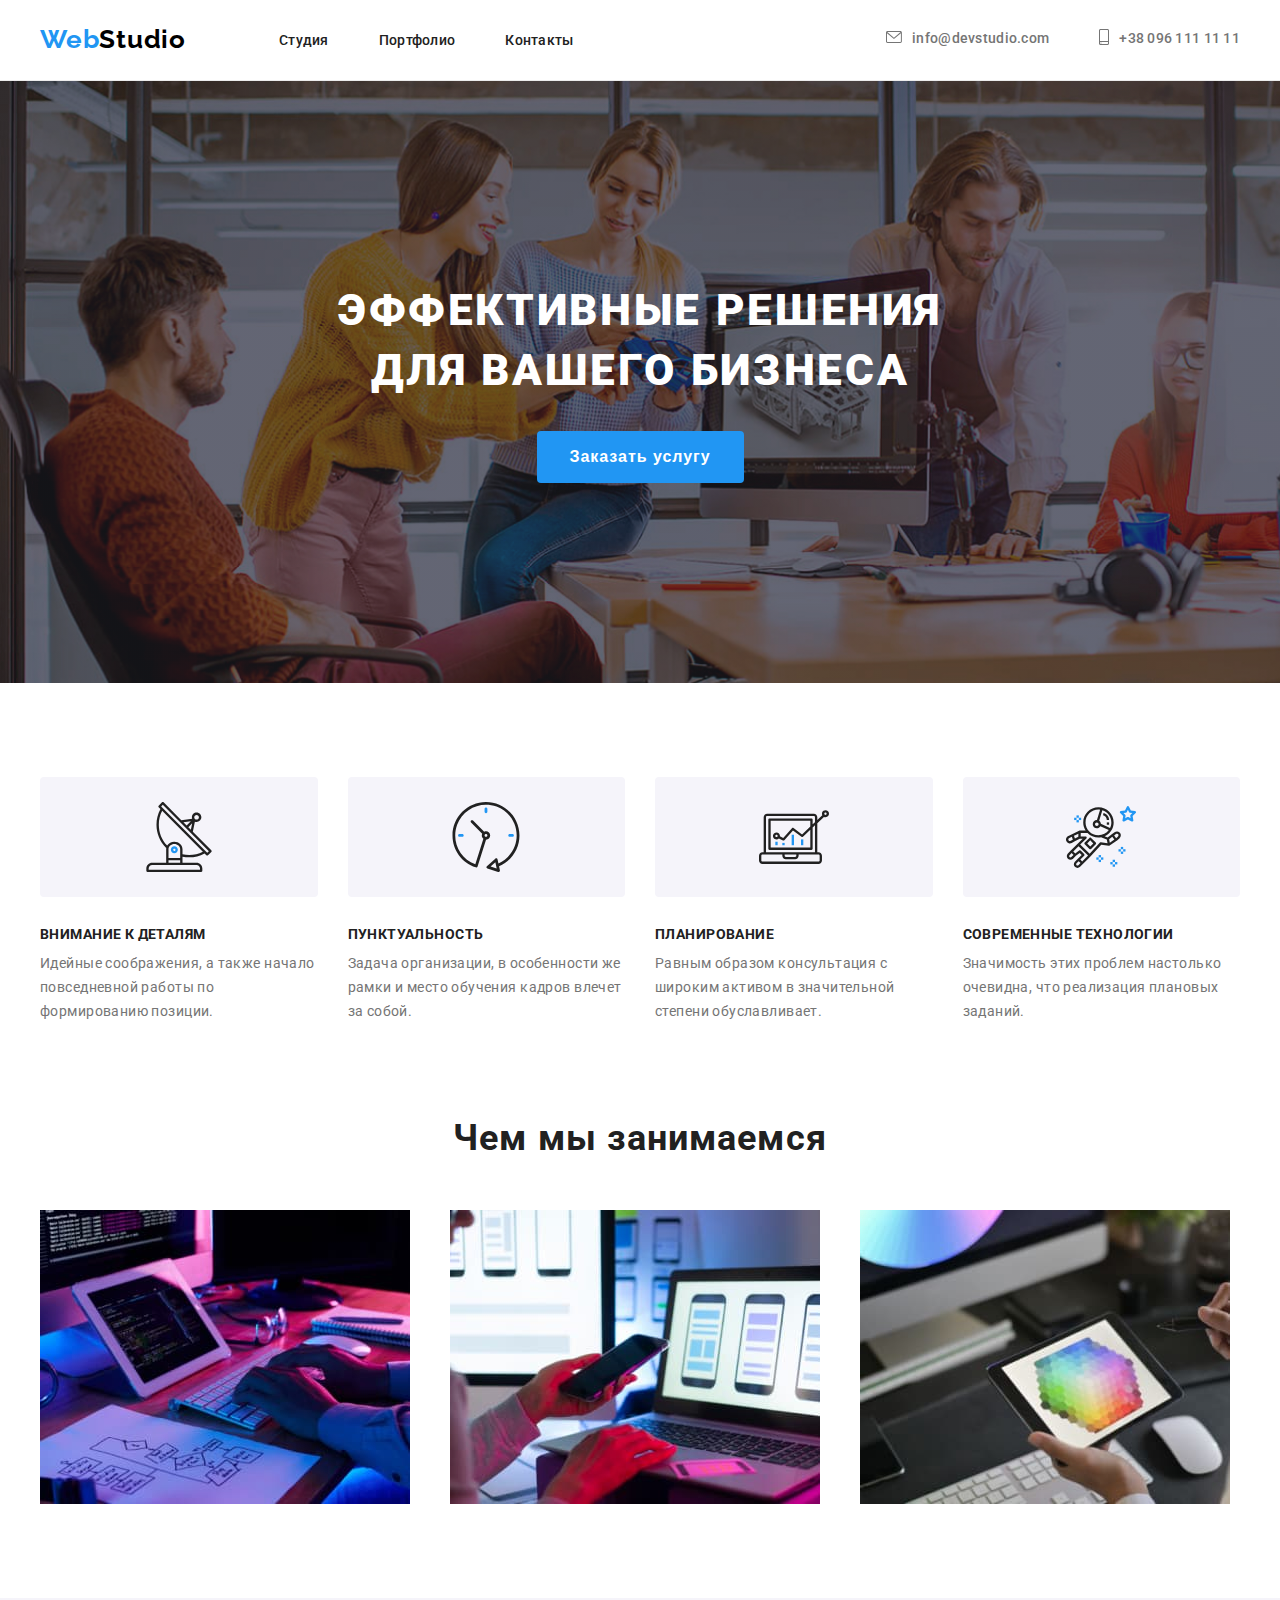
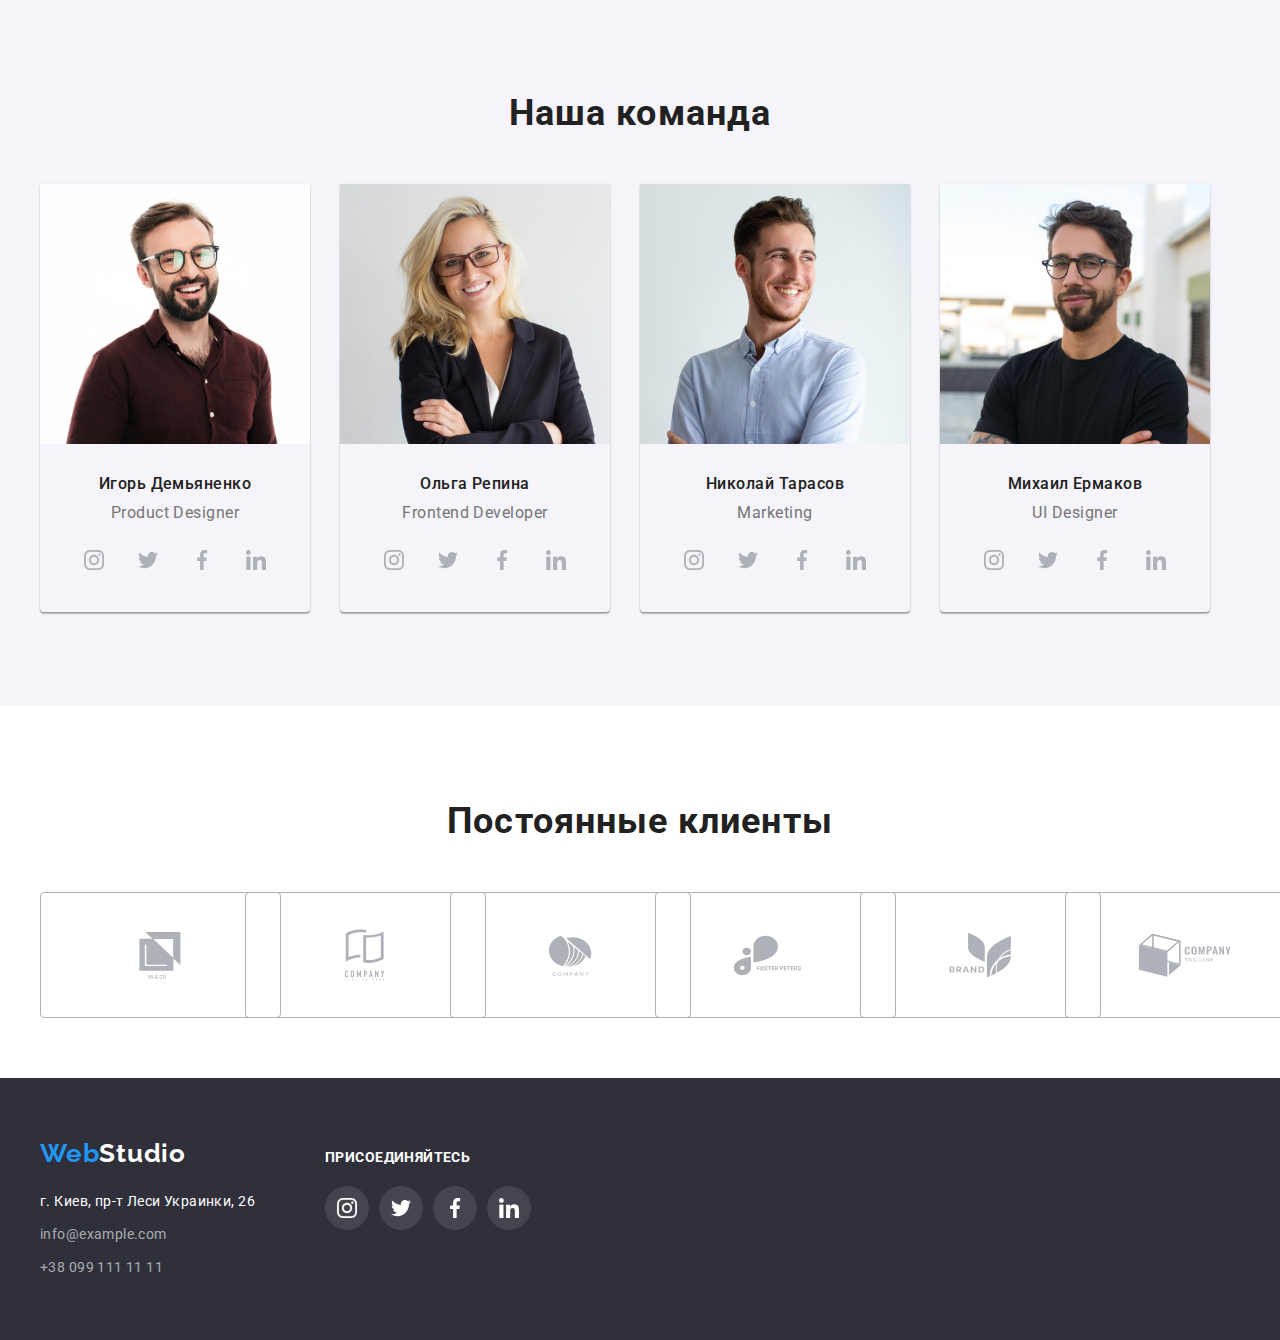
<file: index.html>
<!DOCTYPE html>
<html lang="ru">

<head>
    <meta charset="UTF-8">
    <meta http-equiv="X-UA-Compatible" content="IE=edge">
    <meta name="viewport" content="width=device-width, initial-scale=1.0">
    <title>WebStudio</title>
    <link rel="stylesheet" href="https://cdnjs.cloudflare.com/ajax/libs/modern-normalize/1.1.0/modern-normalize.min.css"
        integrity="sha512-wpPYUAdjBVSE4KJnH1VR1HeZfpl1ub8YT/NKx4PuQ5NmX2tKuGu6U/JRp5y+Y8XG2tV+wKQpNHVUX03MfMFn9Q=="
        crossorigin="anonymous" referrerpolicy="no-referrer" />
    <link rel="preconnect" href="https://fonts.googleapis.com">
    <link rel="preconnect" href="https://fonts.gstatic.com" crossorigin>
    <link
        href="https://fonts.googleapis.com/css2?family=Raleway:wght@700&family=Roboto:wght@400;500;700;900&display=swap"
        rel="stylesheet">
    <link rel="stylesheet" href="./css/styles.css">
</head>

<body>
    <header class="header">
        <div class="container">
            <nav class="header-nav">
                <a href="./index.html" class="logo link">
                    <span class="span-web">Web</span>Studio
                </a>
                <ul class="list site-nav">
                    <li class="site-nav-item">
                        <a href="./index.html" class="link">Студия</a>
                    </li>
                    <li class="site-nav-item">
                        <a href="./portfolio.html" class="link">Портфолио</a>
                    </li>
                    <li class="site-nav-item">
                        <a href="" class="link">Контакты</a>
                    </li>
                </ul>
            </nav>

            <ul class="list header-contact">
                <li class="header-contact-item">
                    <a href="mailto:info@devstudio.com" class="link">
                        <span>
                            <svg class="envelope header-icon" width="16" height="12">
                                <use href="./images/sprite.svg#icon-envelope"></use>
                            </svg>
                        </span>
                        <span>info@devstudio.com</span>
                    </a>
                </li>
                <li class="header-contact-item">
                    <a href="tel:+380961111111" class="link">
                        <span>
                            <svg class="smartphone header-icon" width="10" height="16">
                                <use href="./images/sprite.svg#icon-smartphone"></use>
                            </svg>
                        </span>
                        <span>+38 096 111 11 11</span>
                    </a>
                </li>
            </ul>
        </div>

    </header>

    <main class="main">
        <!-- Hero -->
        <section class="hero">
            <div class="container">
                <h1 class="hero-title">Эффективные решения для вашего бизнеса</h1>
                <button type="button" class="button-btn">Заказать услугу</button>
            </div>
        </section>

        <!-- About list -->
        <section class="section about">
            <div class="container">
                <h2 hidden class="section-title">Какие мы и что используем</h2>
                <ul class="about-list list">
                    <li class="about-list-item">
                        <div class="about-icon-bg">
                            <svg class="about-icon">
                                <use href="./images/sprite.svg#icon-antenna"></use>
                            </svg>
                        </div>
                        <h3 class="about-list-title">Внимание к деталям</h3>
                        <p class="about-list-text">Идейные соображения, а также начало повседневной работы по
                            формированию позиции.
                        </p>
                    </li>
                    <li class="about-list-item">
                        <div class="about-icon-bg">
                            <svg class="about-icon">
                                <use href="./images/sprite.svg#icon-clock"></use>
                            </svg>
                        </div>
                        <h3 class="about-list-title">Пунктуальность</h3>
                        <p class="about-list-text">Задача организации, в особенности же рамки и место обучения кадров
                            влечет за собой.
                        </p>
                    </li>
                    <li class="about-list-item">
                        <div class="about-icon-bg">
                            <svg class="about-icon">
                                <use href="./images/sprite.svg#icon-diagram"></use>
                            </svg>
                        </div>
                        <h3 class="about-list-title">Планирование</h3>
                        <p class="about-list-text">Равным образом консультация с широким активом в значительной степени
                            обуславливает.
                        </p>
                    </li>
                    <li class="about-list-item">
                        <div class="about-icon-bg">
                            <svg class="about-icon">
                                <use href="./images/sprite.svg#icon-astronaut"></use>
                            </svg>
                        </div>
                        <h3 class="about-list-title">Современные технологии</h3>
                        <p class="about-list-text">Значимость этих проблем настолько очевидна, что реализация плановых
                            заданий.</p>
                    </li>
                </ul>
            </div>

        </section>

        <!-- classes -->
        <section class="section classes">
            <div class="container">
                <h2 class="classes-title">Чем мы занимаемся</h2>
                <ul class="list">
                    <li class="classes-item"><img src="./images/about/apk.jpg" alt="Мастер пишет код за алгоритмом"
                            width="370" height="294">
                    </li>
                    <li class="classes-item"><img src="./images/about/atel.jpg" alt="Телефон" width="370" height="294">
                    </li>
                    <li class="classes-item"><img src="./images/about/atablet.jpg" alt="Планшет" width="370"
                            height="294"></li>
                </ul>
            </div>

        </section>

        <!-- Team -->
        <section class="section team">
            <div class="container">
                <h2 class="team-title">Наша команда</h2>
                <ul class="team-list list">
                    <li class="team-item">
                        <img src="./images/team/igor.jpg" alt="Игорь Демьяненко" width="270" height="260">
                        <div class="team-text">
                            <h3 class="team-name">Игорь Демьяненко</h3>
                            <p lang="en" class="team-profession">Product Designer</p>
                            <ul class="team-icon-list list">
                                <li class="team-icon-list-item">
                                    <a href="" class="team-icon-link sotseti">
                                        <svg class="team-icon ">
                                            <use href="./images/sprite.svg#icon-instagram"></use>
                                        </svg>
                                    </a>
                                </li>
                                <li class="team-icon-list-item">
                                    <a href="" class="team-icon-link sotseti">
                                        <svg class="team-icon">
                                            <use href="./images/sprite.svg#icon-twitter"></use>
                                        </svg>
                                    </a>
                                </li>
                                <li class="team-icon-list-item">
                                    <a href="" class="team-icon-link sotseti">
                                        <svg class="team-icon">
                                            <use href="./images/sprite.svg#icon-facebook"></use>
                                        </svg>
                                    </a>
                                </li>
                                <li class="team-icon-list-item">
                                    <a href="" class="team-icon-link sotseti">
                                        <svg class="team-icon">
                                            <use href="./images/sprite.svg#icon-linkedin"></use>
                                        </svg>
                                    </a>
                                </li>
                            </ul>
                        </div>
                    </li>
                    <li class="team-item">
                        <img src="./images/team/olya.jpg" alt="Ольга Репина" width="270" height="260">
                        <div class="team-text">
                            <h3 class="team-name">Ольга Репина</h3>
                            <p lang="en" class="team-profession">Frontend Developer</p>
                            <ul class="team-icon-list list">
                                <li class="team-icon-list-item">
                                    <a href="" class="team-icon-link sotseti">
                                        <svg class="team-icon">
                                            <use href="./images/sprite.svg#icon-instagram"></use>
                                        </svg>
                                    </a>
                                </li>
                                <li class="team-icon-list-item">
                                    <a href="" class="team-icon-link sotseti">
                                        <svg class="team-icon">
                                            <use href="./images/sprite.svg#icon-twitter"></use>
                                        </svg>
                                    </a>
                                </li>
                                <li class="team-icon-list-item">
                                    <a href="" class="team-icon-link sotseti">
                                        <svg class="team-icon">
                                            <use href="./images/sprite.svg#icon-facebook"></use>
                                        </svg>
                                    </a>
                                </li>
                                <li class="team-icon-list-item">
                                    <a href="" class="team-icon-link sotseti">
                                        <svg class="team-icon">
                                            <use href="./images/sprite.svg#icon-linkedin"></use>
                                        </svg>
                                    </a>
                                </li>
                            </ul>
                        </div>
                    </li>
                    <li class="team-item">
                        <img src="./images/team/nikolay.jpg" alt="Николай Тарасов" width="270" height="260">
                        <div class="team-text">
                            <h3 class="team-name">Николай Тарасов</h3>
                            <p lang="en" class="team-profession">Marketing</p>
                            <ul class="team-icon-list list">
                                <li class="team-icon-list-item">
                                    <a href="" class="team-icon-link sotseti">
                                        <svg class="team-icon">
                                            <use href="./images/sprite.svg#icon-instagram"></use>
                                        </svg>
                                    </a>
                                </li>
                                <li class="team-icon-list-item">
                                    <a href="" class="team-icon-link sotseti">
                                        <svg class="team-icon">
                                            <use href="./images/sprite.svg#icon-twitter"></use>
                                        </svg>
                                    </a>
                                </li>
                                <li class="team-icon-list-item">
                                    <a href="" class="team-icon-link sotseti">
                                        <svg class="team-icon">
                                            <use href="./images/sprite.svg#icon-facebook"></use>
                                        </svg>
                                    </a>
                                </li>
                                <li class="team-icon-list-item">
                                    <a href="" class="team-icon-link sotseti">
                                        <svg class="team-icon">
                                            <use href="./images/sprite.svg#icon-linkedin"></use>
                                        </svg>
                                    </a>
                                </li>
                            </ul>
                        </div>
                    </li>
                    <li class="team-item">
                        <img src="./images/team/mihail.jpg" alt="Михаил Ермаков" width="270" height="260">
                        <div class="team-text">
                            <h3 class="team-name">Михаил Ермаков</h3>
                            <p lang="en" class="team-profession">UI Designer</p>
                            <ul class="team-icon-list list">
                                <li class="team-icon-list-item">
                                    <a href="" class="team-icon-link sotseti">
                                        <svg class="team-icon">
                                            <use href="./images/sprite.svg#icon-instagram"></use>
                                        </svg>
                                    </a>
                                </li>
                                <li class="team-icon-list-item">
                                    <a href="" class="team-icon-link sotseti">
                                        <svg class="team-icon">
                                            <use href="./images/sprite.svg#icon-twitter"></use>
                                        </svg>
                                    </a>
                                </li>
                                <li class="team-icon-list-item">
                                    <a href="" class="team-icon-link sotseti">
                                        <svg class="team-icon">
                                            <use href="./images/sprite.svg#icon-facebook"></use>
                                        </svg>
                                    </a>
                                </li>
                                <li class="team-icon-list-item">
                                    <a href="" class="team-icon-link sotseti">
                                        <svg class="team-icon">
                                            <use href="./images/sprite.svg#icon-linkedin"></use>
                                        </svg>
                                    </a>
                                </li>
                            </ul>
                        </div>
                    </li>
                </ul>
            </div>

        </section>

 <!-- Clients -->
        <section class="section clients">

        
            <div class="container">
                <h2 class="clients-title">Постоянные клиенты</h2>
                <ul class="clients-list-icon list">
                    <li class="clients-icon-item">
                        <a href="" class="link clients-link-icon">
                            <svg class="clients-icon" width="42" height="47">
                                <use href="./images/sprite.svg#icon-yaco"></use>
                            </svg>
                        </a>
                    </li>
                    <li class="clients-icon-item">
                        <a href="" class="link clients-link-icon">
                            <svg class="clients-icon" width="40" height="52">
                                <use href="./images/sprite.svg#icon-tagline"></use>
                            </svg>
                        </a>
                    </li>
                    <li class="clients-icon-item">
                        <a href="" class="link clients-link-icon">
                            <svg class="clients-icon" width="44" height="41">
                                <use href="./images/sprite.svg#icon-company"></use>
                            </svg>
                        </a>
                    </li>
                    <li class="clients-icon-item">
                        <a href="" class="link clients-link-icon">
                            <svg class="clients-icon" width="85" height="41">
                                <use href="./images/sprite.svg#icon-foster"></use>
                            </svg>
                        </a>
                    </li>
                    <li class="clients-icon-item">
                        <a href="" class="link clients-link-icon">
                            <svg class="clients-icon" width="63" height="46">
                                <use href="./images/sprite.svg#icon-brand"></use>
                            </svg>
                        </a>
                    </li>
                    <li class="clients-icon-item">
                        <a href="" class="clients-link-icon">
                            <svg class="clients-icon" width="94" height="44">
                                <use href="./images/sprite.svg#icon-tag"></use>
                            </svg>
                        </a>
                    </li>
                </ul>
            </div>
        </section>
    </main>

    <footer class="footer">
        <div class="container">
            <div class="footer-left">
                <div class="footer-logo">
                        <a href="./index.html" class="logo link">
                            <span class="span-web">Web</span><span class="footer-studio">Studio</span>
                        </a>
                    </div>
                    <address class="address">
                        <ul class="list">
                            <li class="footer-address-item">
                                <a href="https://goo.gl/maps/YHEFxKt9b5rvipPJA" target="_blank" rel="noopener noreferrer"
                                    class="footer-address link">г. Киев,
                                    пр-т Леси Украинки, 26</a>
                            </li>
                            <li class="footer-address-item">
                                <a href="mailto:info@example.com" class="footer-contact link">info@example.com</a>
                            </li>
                            <li class="footer-address-item">
                                <a href="tel:+380991111111" class="footer-contact link">+38 099 111 11 11</a>
                            </li>
                        </ul>
                    </address>
            </div>
            <div class="footer-right">
                <p class="footer-text-icon">присоединяйтесь</p>
                <ul class="list footer-list-icon">
                    <li class="footer-icon-item">
                        <a href="" class="footer-link-icon sotseti">
                            <svg class="footer-icon">
                                <use href="./images/sprite.svg#icon-instagram"></use>
                            </svg>
                        </a>
                    </li>
                    <li class="footer-icon-item">
                        <a href="" class="footer-link-icon sotseti">
                            <svg class="footer-icon">
                                <use href="./images/sprite.svg#icon-twitter"></use>
                            </svg>
                        </a>
                    </li>
                    <li class="footer-icon-item">
                        <a href="" class="footer-link-icon sotseti">
                            <svg class="footer-icon">
                                <use href="./images/sprite.svg#icon-facebook"></use>
                            </svg>
                        </a>
                    </li>
                    <li footer-icon-item>
                        <a href="" class="footer-link-icon sotseti">
                            <svg class="footer-icon">
                                <use href="./images/sprite.svg#icon-linkedin"></use>
                            </svg>
                        </a>
                    </li>
                </ul>                 
            </div>        
        </div>
    </footer>


</body>

</html>
</file>
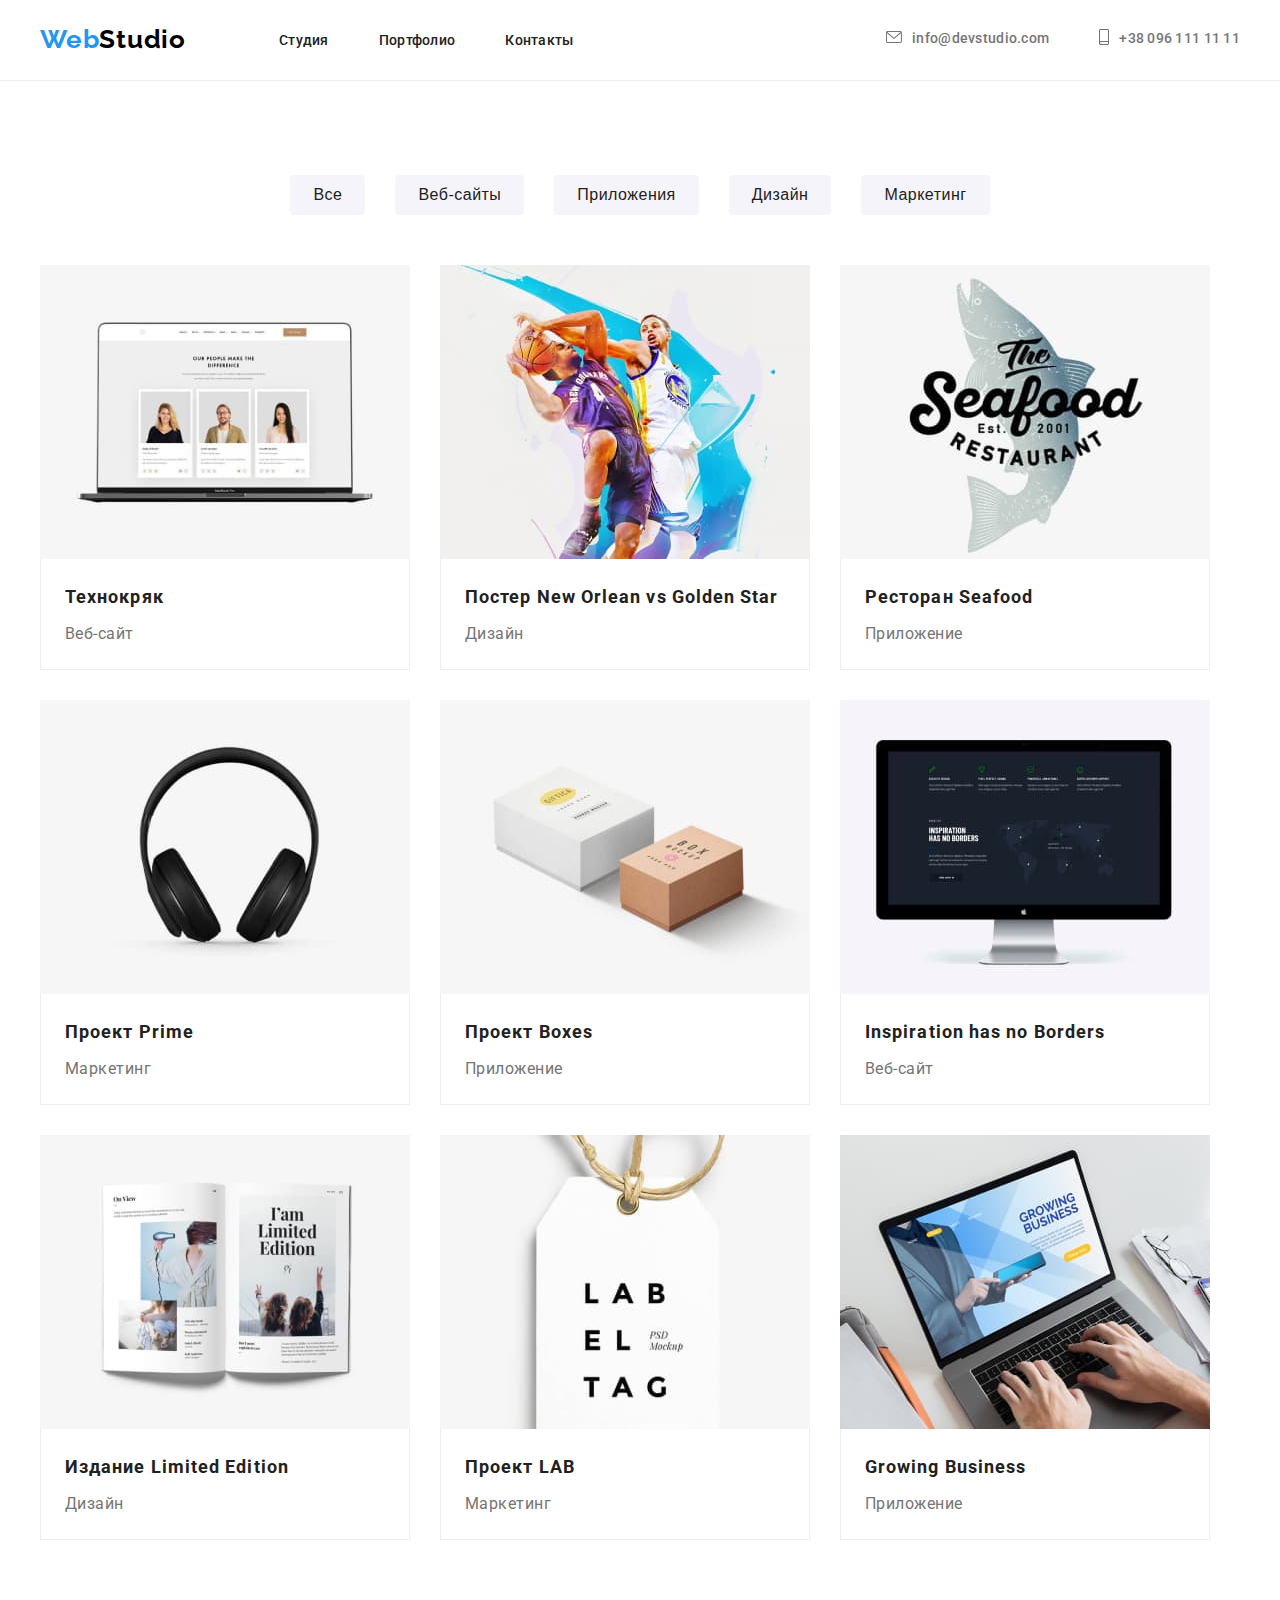
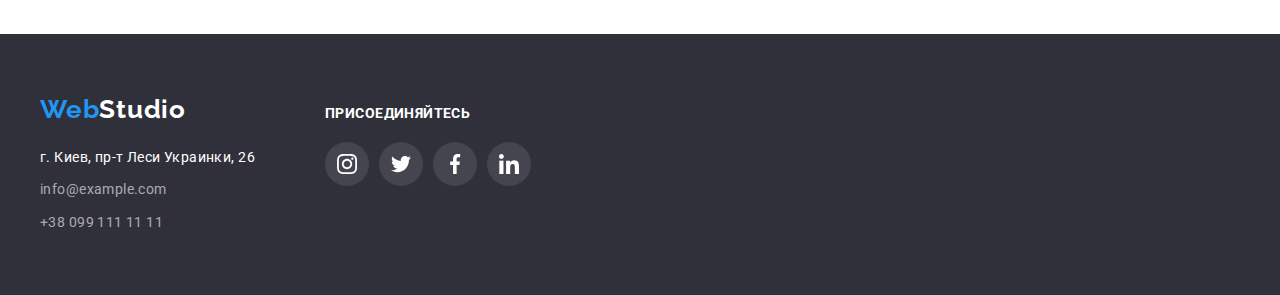
<file: portfolio.html>
<!DOCTYPE html>
<html lang="ru">

<head>
    <meta charset="UTF-8">
    <meta http-equiv="X-UA-Compatible" content="IE=edge">
    <meta name="viewport" content="width=device-width, initial-scale=1.0">
    <title>WebStudio</title>
    <link rel="stylesheet" href="https://cdnjs.cloudflare.com/ajax/libs/modern-normalize/1.1.0/modern-normalize.min.css"
        integrity="sha512-wpPYUAdjBVSE4KJnH1VR1HeZfpl1ub8YT/NKx4PuQ5NmX2tKuGu6U/JRp5y+Y8XG2tV+wKQpNHVUX03MfMFn9Q=="
        crossorigin="anonymous" referrerpolicy="no-referrer" />
    <link rel="preconnect" href="https://fonts.googleapis.com">
    <link rel="preconnect" href="https://fonts.gstatic.com" crossorigin>
    <link
        href="https://fonts.googleapis.com/css2?family=Raleway:wght@700&family=Roboto:wght@400;500;700;900&display=swap"
        rel="stylesheet">
    <link rel="stylesheet" href="./css/styles.css">
</head>
<body>
<header class="header">
    <div class="container">
        <nav class="header-nav">
            <a href="./index.html" class="logo link">
                <span class="span-web">Web</span>Studio
            </a>
            <ul class="list site-nav">
                <li class="site-nav-item">
                    <a href="./index.html" class="link">Студия</a>
                </li>
                <li class="site-nav-item">
                    <a href="./portfolio.html" class="link">Портфолио</a>
                </li>
                <li class="site-nav-item">
                    <a href="" class="link">Контакты</a>
                </li>
            </ul>
        </nav>

        <ul class="list header-contact">
            <li class="header-contact-item">
                <a href="mailto:info@devstudio.com" class="link">
                    <span>
                        <svg class="envelope header-icon" width="16" height="12">
                            <use href="./images/sprite.svg#icon-envelope"></use>
                        </svg>
                    </span>
                    <span>info@devstudio.com</span>
                </a>
            </li>
            <li class="header-contact-item">
                <a href="tel:+380961111111" class="link">
                    <span>
                        <svg class="smartphone header-icon" width="10" height="16">
                            <use href="./images/sprite.svg#icon-smartphone"></use>
                        </svg>
                    </span>
                    <span>+38 096 111 11 11</span>
                </a>
            </li>
        </ul>
    </div>

</header>

    <!-- main -->
    <main class="portfolio">
        <div class="container">
            <h1 hidden>Галлерея работ</h1>
            <ul class="portfolio-button list">
                <li class="portfolio-button-item">
                    <button type="button" class="button">Все</button>
                </li>
                <li class="portfolio-button-item">
                    <button type="button" class="button">Веб-сайты</button>
                </li>
                <li class="portfolio-button-item">
                    <button type="button" class="button">Приложения</button>
                </li>
                <li class="portfolio-button-item">
                    <button type="button" class="button">Дизайн</button>
                </li>
                <li class="portfolio-button-item">
                    <button type="button" class="button">Маркетинг</button>
                </li>
            </ul>
            <ul class="portfolio-list list">
                <li class="portfolio-item">

                    <a href="" class="link">
                        <img src="./images/portfolio/technokryak.jpg" alt="Ноутбук с веб-сайтом" width="370" height="294">
                        <div class="portfolio-text">
                            <h2 class="portfolio-title">Технокряк</h2>
                            <p class="portfolio-direction">Веб-сайт</p>
                        </div>
                    </a>
                </li>
                <li class="portfolio-item">
            
                    <a href="" class="link">
                        <img src="./images/portfolio/poster.jpg" alt="Постер футбольного матча" width="370" height="294">
                        <div class="portfolio-text">
                            <h2 class="portfolio-title">Постер New Orlean vs Golden Star</h2>
                            <p class="portfolio-direction">Дизайн</p>
                        </div>
                    </a>
                </li>
                <li class="portfolio-item">
            
                    <a href="" class="link">
                        <img src="./images/portfolio/restaurant.jpg" alt="Логотим ресторана Seafood" width="370" height="294">
                        <div class="portfolio-text">
                            <h2 class="portfolio-title">Ресторан Seafood</h2>
                            <p class="portfolio-direction">Приложение</p>
                        </div>
                    </a>
                </li>
                <li class="portfolio-item">
            
                    <a href="" class="link">
                        <img src="./images/portfolio/prime.jpg" alt="Наушники" width="370" height="294">
                        <div class="portfolio-text">
                            <h2 class="portfolio-title">Проект Prime</h2>   
                            <p class="portfolio-direction">Маркетинг</p>
                        </div>
                    </a>
                </li>
                <li class="portfolio-item">
            
                    <a href="" class="link">
                        <img src="./images/portfolio/boxes.jpg" alt="Коробки" width="370" height="294">
                        <div class="portfolio-text">
                           <h2 class="portfolio-title">Проект Boxes</h2>
                            <p class="portfolio-direction">Приложение</p>
                        </div>
                    </a>
                </li>
                <li class="portfolio-item">
            
                    <a href="" class="link">
                        <img src="./images/portfolio/inspiration.jpg" alt="ПК с веб-сайтом" width="370" height="294">
                        <div class="portfolio-text">
                            <h2 class="portfolio-title">Inspiration has no Borders</h2>
                            <p class="portfolio-direction">Веб-сайт</p>
                        </div>
                    </a>
                </li>
                <li class="portfolio-item">
            
                    <a href="" class="link">
                        <img src="./images/portfolio/edition.jpg" alt="Книга" width="370" height="294">
                        <div class="portfolio-text">
                            <h2 class="portfolio-title">Издание Limited Edition</h2>
                            <p class="portfolio-direction">Дизайн</p>
                        </div>
                    </a>
                </li>
                <li class="portfolio-item">
            
                    <a href="" class="link">
                        <img src="./images/portfolio/lab.jpg" alt="Брелок LAB" width="370" height="294">
                        <div class="portfolio-text">
                            <h2 class="portfolio-title">Проект LAB</h2>
                            <p class="portfolio-direction">Маркетинг</p>
                        </div>
                    </a>
                </li>
                <li class="portfolio-item">
            
                    <a href="" class="link">
                        <img src="./images/portfolio/business.jpg" alt="Ноутбук с веб-сайтом" width="370" height="294">
                        <div class="portfolio-text">
                            <h2 class="portfolio-title">Growing Business</h2>
                            <p class="portfolio-direction">Приложение</p>
                        </div>
                    </a>
                </li>
            </ul>
        </div>
            
        
    </main>

    <footer class="footer">
        <div class="container">
            <div class="footer-left">
                <div class="footer-logo">
                    <a href="./index.html" class="logo link">
                        <span class="span-web">Web</span><span class="footer-studio">Studio</span>
                    </a>
                </div>
                <address class="address">
                    <ul class="list">
                        <li class="footer-address-item">
                            <a href="https://goo.gl/maps/YHEFxKt9b5rvipPJA" target="_blank" rel="noopener noreferrer"
                                class="footer-address link">г. Киев,
                                пр-т Леси Украинки, 26</a>
                        </li>
                        <li class="footer-address-item">
                            <a href="mailto:info@example.com" class="footer-contact link">info@example.com</a>
                        </li>
                        <li class="footer-address-item">
                            <a href="tel:+380991111111" class="footer-contact link">+38 099 111 11 11</a>
                        </li>
                    </ul>
                </address>
            </div>
            <div class="footer-right">
                <p class="footer-text-icon">присоединяйтесь</p>
                <ul class="list footer-list-icon">
                    <li class="footer-icon-item">
                        <a href="" class="footer-link-icon sotseti">
                            <svg class="footer-icon">
                                <use href="./images/sprite.svg#icon-instagram"></use>
                            </svg>
                        </a>
                    </li>
                    <li class="footer-icon-item">
                        <a href="" class="footer-link-icon sotseti">
                            <svg class="footer-icon">
                                <use href="./images/sprite.svg#icon-twitter"></use>
                            </svg>
                        </a>
                    </li>
                    <li class="footer-icon-item">
                        <a href="" class="footer-link-icon sotseti">
                            <svg class="footer-icon">
                                <use href="./images/sprite.svg#icon-facebook"></use>
                            </svg>
                        </a>
                    </li>
                    <li footer-icon-item>
                        <a href="" class="footer-link-icon sotseti">
                            <svg class="footer-icon">
                                <use href="./images/sprite.svg#icon-linkedin"></use>
                            </svg>
                        </a>
                    </li>
                </ul>
            </div>
        </div>
    </footer>

</body>
</html>
</file>
<file: css/styles.css>
:root {
  --accent-color: #2196f3;
  --main-text-color: #212121;
}

body {
  margin: 0;
  background-color: #ffffff;
  color: var(--main-text-color);
  font-weight: 400;
  font-family: "Roboto", sans-serif;
}
.list {
  margin-top: 0;
  margin-bottom: 0;
  padding-left: 0;
  list-style: none;
}
.link {
  text-decoration: none;
}
h1,
h2,
h3,
h4,
p {
  margin-top: 0;
  margin-bottom: 0;
}
img {
  display: block;
}
.container {
  width: 1200px;
  margin: 0 auto;
  padding-left: 15px;
  padding-right: 15px;
}

/* ======logo===== */
.logo {
  color: #000000;
  font-family: "Raleway", sans-serif;
  font-weight: 700;
  font-size: 26px;
  line-height: 1.19;
  letter-spacing: 0.03em;
}
.span-web {
  color: var(--accent-color);
}

/* =======================HEADER======== */
.header {
  padding-top: 24px;
  padding-bottom: 25px;
  border-bottom: 1px solid #ececec;
}
.header .container {
  display: flex;
  align-items: center;
}
.header-nav {
  display: flex;
  align-items: center;
}
.site-nav {
  display: block;
  display: flex;
  align-items: center;
}
.header-contact {
  display: flex;
  align-items: center;
  margin-left: auto;
}
.header .logo {
  margin-right: 93px;
}
.site-nav-item:not(:last-child) {
  margin-right: 50px;
}
.header-contact-item:not(:last-child) {
  margin-right: 50px;
}
.site-nav .link {
  color: var(--main-text-color);
  font-weight: 500;
  font-size: 14px;
  line-height: 1.14;
  letter-spacing: 0.02em;
}
.header-contact .link {
  display: flex;
  align-items: center;
  color: #757575;
  font-weight: 500;
  font-size: 14px;
  line-height: 1.14;
  letter-spacing: 0.02em;
  fill: #757575;
}
.site-nav .link:hover,
.site-nav .link:focus,
.header-contact .link:hover,
.header-contact .link:focus {
  fill: var(--accent-color);
  color: var(--accent-color);
}
.header-icon {
  margin-right: 10px;
}
/* ======================MAIN==========*/
/* hero */
.hero {
  text-align: center;
  padding-top: 200px;
  padding-bottom: 200px;
  /* padding-top: 195px; */
  background: #2f303a;
  background-image: linear-gradient(
      rgba(47, 48, 58, 0.4),
      rgba(47, 48, 58, 0.4)
    ),
    url(../images/hero/bg.jpg);
  background-size: cover;
}
.hero-title {
  margin-bottom: 30px;
  color: #ffffff;
  font-weight: 900;
  font-size: 44px;
  line-height: 1.36;
  letter-spacing: 0.06em;
  text-transform: uppercase;
  max-width: 700px;
  margin-left: auto;
  margin-right: auto;
}
.button-btn {
  border-radius: 4px;
  padding: 10px 32px;
  min-width: 200px;
  border: 1px solid transparent;
  /* border: 0; */
  color: #ffffff;
  background-color: var(--accent-color);
  font-weight: 700;
  font-size: 16px;
  line-height: 1.87;
  /* display: flex; */
  /* align-items: center; */
  text-align: center;
  letter-spacing: 0.06em;
  cursor: pointer;
}
.button-btn:hover,
.button-btn:focus {
  background-color: #188ce8;
}

/* About list */
.about {
  padding-top: 94px;
  padding-bottom: 94px;
}
.about-list {
  display: flex;
  flex-wrap: wrap;
  /* flex-direction: row; */
  justify-content: space-between;
  align-items: baseline;
  /* flex-wrap: wrap; */
  align-content: stretch;
  margin-left: -30px;
  margin-top: -30px;
}
.about-list-item {
  margin-left: 30px;
  margin-top: 30px;
  flex-basis: calc((100% - 120px) / 4);
  /* flex-grow: 1; */
}
.about-list-title {
  margin-bottom: 10px;
  font-weight: 700;
  font-size: 14px;
  line-height: 1.14;
  letter-spacing: 0.03em;
  text-transform: uppercase;
}
.about-list-text {
  color: #757575;
  font-size: 14px;
  line-height: 1.71;
  letter-spacing: 0.03em;
}
.about-icon {
  display: block;
  width: 70px;
  height: 70px;
  margin-left: auto;
  margin-right: auto;
}
.about-icon-bg {
  padding-top: 25px;
  padding-bottom: 25px;
  margin-bottom: 30px;
  background: #f5f4fa;
  border-radius: 4px;
}
/* classes */
.classes {
  padding-bottom: 94px;
}
.classes .list {
  margin-top: -30px;
  margin-left: -30px;
  display: flex;
  flex-wrap: wrap;
  justify-content: space-between;
}
.classes-item {
  flex-basis: calc((100% - 90px) / 3);
  margin-top: 30px;
  margin-left: 30px;
}
.classes-title {
  margin-bottom: 50px;
  font-weight: 700;
  font-size: 36px;
  line-height: 1.16;
  text-align: center;
  letter-spacing: 0.03em;
}
/* team */
.team {
  padding-top: 94px;
  padding-bottom: 94px;
  background-color: #f5f4fa;
}
.team-list {
  display: flex;
  flex-wrap: wrap;
  flex-basis: calc((100% - 120px) / 4);
  margin-left: -30px;
  margin-top: -30px;
  /* justify-content: space-between; */
}
.team-item {
  border-radius: 0px 0px 4px 4px;
  box-shadow: 0px 1px 3px rgba(0, 0, 0, 0.12), 0px 1px 1px rgba(0, 0, 0, 0.14),
    0px 2px 1px rgba(0, 0, 0, 0.2);
  margin-left: 30px;
  margin-top: 30px;
}
.team-text {
  padding: 30px 32px;
}
.team-title {
  margin-bottom: 50px;
  font-weight: 700;
  font-size: 36px;
  line-height: 1.17;
  text-align: center;
  letter-spacing: 0.03em;
}
.team-name {
  margin-bottom: 10px;
  font-weight: 500;
  font-size: 16px;
  line-height: 1.19;
  text-align: center;
  letter-spacing: 0.03em;
}
.team-profession {
  color: #757575;
  font-size: 16px;
  line-height: 1.19;
  text-align: center;
  letter-spacing: 0.03em;
  margin-bottom: 16px;
}
.team-icon,
.footer-icon {
  width: 20px;
  height: 20px;
}
.team-icon-list {
  display: flex;
  justify-content: space-between;
}
.sotseti {
  display: flex;
  align-items: center;
  justify-content: center;
  width: 44px;
  height: 44px;
  border-radius: 50%;
}
.team-icon-link {
  /* display: flex;
  align-items: center;
  justify-content: center;
  width: 44px;
  height: 44px;
  border-radius: 50%; */
  fill: #afb1b8;
}
.team-icon-link:hover,
.team-icon-link:focus {
  fill: #ffffff;
  background-color: var(--accent-color);
}
/* ==========================CLIENTS=============== */
.clients-title {
  font-weight: 700;
  font-size: 36px;
  line-height: 1.17;
  text-align: center;
  letter-spacing: 0.03em;
  color: var(--main-text-color);
  margin-bottom: 50px;
}
.clients .container {
  padding-top: 94px;
  padding-bottom: 94px;
}
.clients-list-icon {
  display: flex;
  justify-content: space-between;
  flex-wrap: wrap;
  margin-top: -30px;
  margin-left: -30px;
}
.clients-icon-item {
  margin-top: 30px;
  margin-left: 30px;
  flex-basis: calc((100% - 180px) / 6);
  height: 92px;
}
.clients-link-icon {
  display: flex;
  align-items: center;
  justify-content: center;
  width: 100%;
  height: 100%;
  fill: #afb1b8;
  padding: 16px 32px;
  border: 1px solid #afb1b8;
  border-radius: 4px;
}

.clients-link-icon:hover,
.clients-link-icon:focus {
  fill: var(--accent-color);
  border: 1px solid var(--accent-color);
}

/* ========================FOOTER===== */
.footer {
  padding-top: 60px;
  padding-bottom: 60px;
  background-color: #2f303a;
  font-size: 14px;
  line-height: 1.71;
  letter-spacing: 0.03em;
}
.footer-logo {
  margin-bottom: 20px;
}
.footer-address-item:not(:last-child) {
  margin-bottom: 9px;
}
.address {
  font-style: normal;
}
.footer-studio {
  color: #ffffff;
}
.footer .footer-contact {
  color: rgba(255, 255, 255, 0.6);
}
.footer-address {
  color: #ffffff;
}
.address .link:hover,
.address .link:focus {
  color: var(--accent-color);
}
.footer .container {
  display: flex;
}
.footer-right {
  margin-left: 70px;
  margin-top: 12px;
}
.footer-text-icon {
  font-weight: 700;
  font-size: 14px;
  line-height: 1.14;
  letter-spacing: 0.03em;
  text-transform: uppercase;
  color: #ffffff;
  margin-bottom: 20px;
}
.footer-list-icon {
  display: flex;
}
.footer-link-icon {
  background-color: rgba(255, 255, 255, 0.1);
  fill: #ffffff;
}
.footer-icon-item:not(:last-child) {
  margin-right: 10px;
}
.footer-link-icon:hover,
.footer-link-icon:focus {
  background-color: var(--accent-color);
}
/* ====================PORTFOLIO===== */
.portfolio {
  padding-top: 94px;
  padding-bottom: 94px;
}
.button {
  min-width: 73;
  border-radius: 4px;
  padding: 6px 22px;
  border: 1px solid transparent;
  color: var(--main-text-color);
  background-color: #f5f4fa;
  font-weight: 500;
  font-size: 16px;
  line-height: 1.62;
  text-align: center;
  letter-spacing: 0.03em;
  cursor: pointer;
}
.portfolio-button {
  display: flex;
  justify-content: center;
  margin-bottom: 50px;
}
.portfolio-button-item:not(:last-child) {
  margin-right: 30px;
}
.button:hover,
.button:focus {
  color: #ffffff;
  background-color: var(--accent-color);
  box-shadow: 0px 3px 1px rgba(0, 0, 0, 0.1), 0px 1px 2px rgba(0, 0, 0, 0.08),
    0px 2px 2px rgba(0, 0, 0, 0.12);
}
.portfolio-text {
  border-left: 1px solid #eeeeee;
  border-bottom: 1px solid #eeeeee;
  border-right: 1px solid #eeeeee;
  padding: 20px 24px;
}
.portfolio-list {
  display: flex;
  flex-wrap: wrap;
  margin-left: -30px;
  margin-top: -30px;
}
.portfolio-item {
  margin-left: 30px;
  margin-top: 30px;
  flex-basis: calc(100% / 3 - 90px);
  background: #ffffff;
}
.portfolio-item:hover,
.portfolio-item:focus {
  box-shadow: 0px 1px 1px rgba(0, 0, 0, 0.12), 0px 4px 4px rgba(0, 0, 0, 0.06),
    1px 4px 6px rgba(0, 0, 0, 0.16);
}
.portfolio-title {
  margin-bottom: 4px;
  color: var(--main-text-color);
  font-weight: 700;
  font-size: 18px;
  line-height: 2;
  letter-spacing: 0.06em;
}
.portfolio-direction {
  color: #757575;
  font-weight: 400;
  font-size: 16px;
  line-height: 1.87;
  letter-spacing: 0.03em;
}
.portfolio-title:hover,
.portfolio-title:focus,
.portfolio-direction:hover,
.portfolio-direction:focus {
  color: var(--accent-color);
}

/* ======================================== */
</file>
